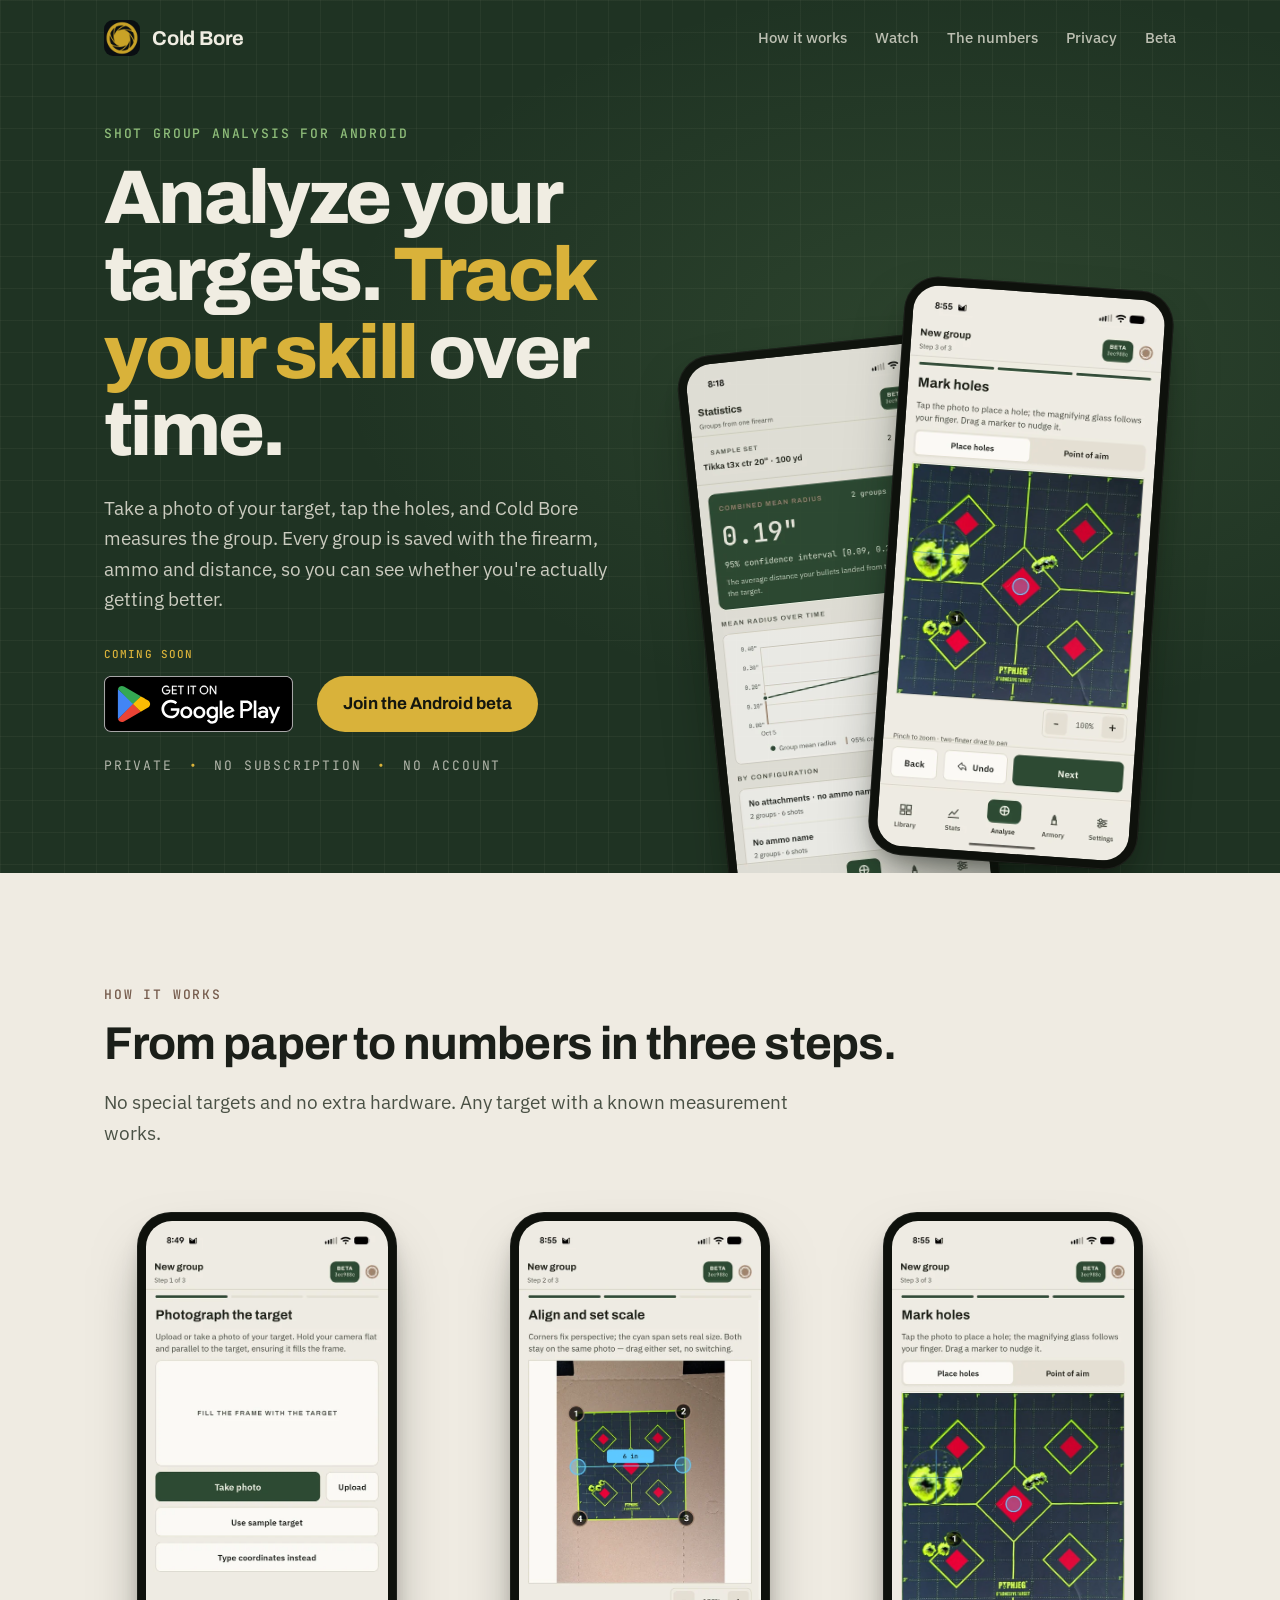
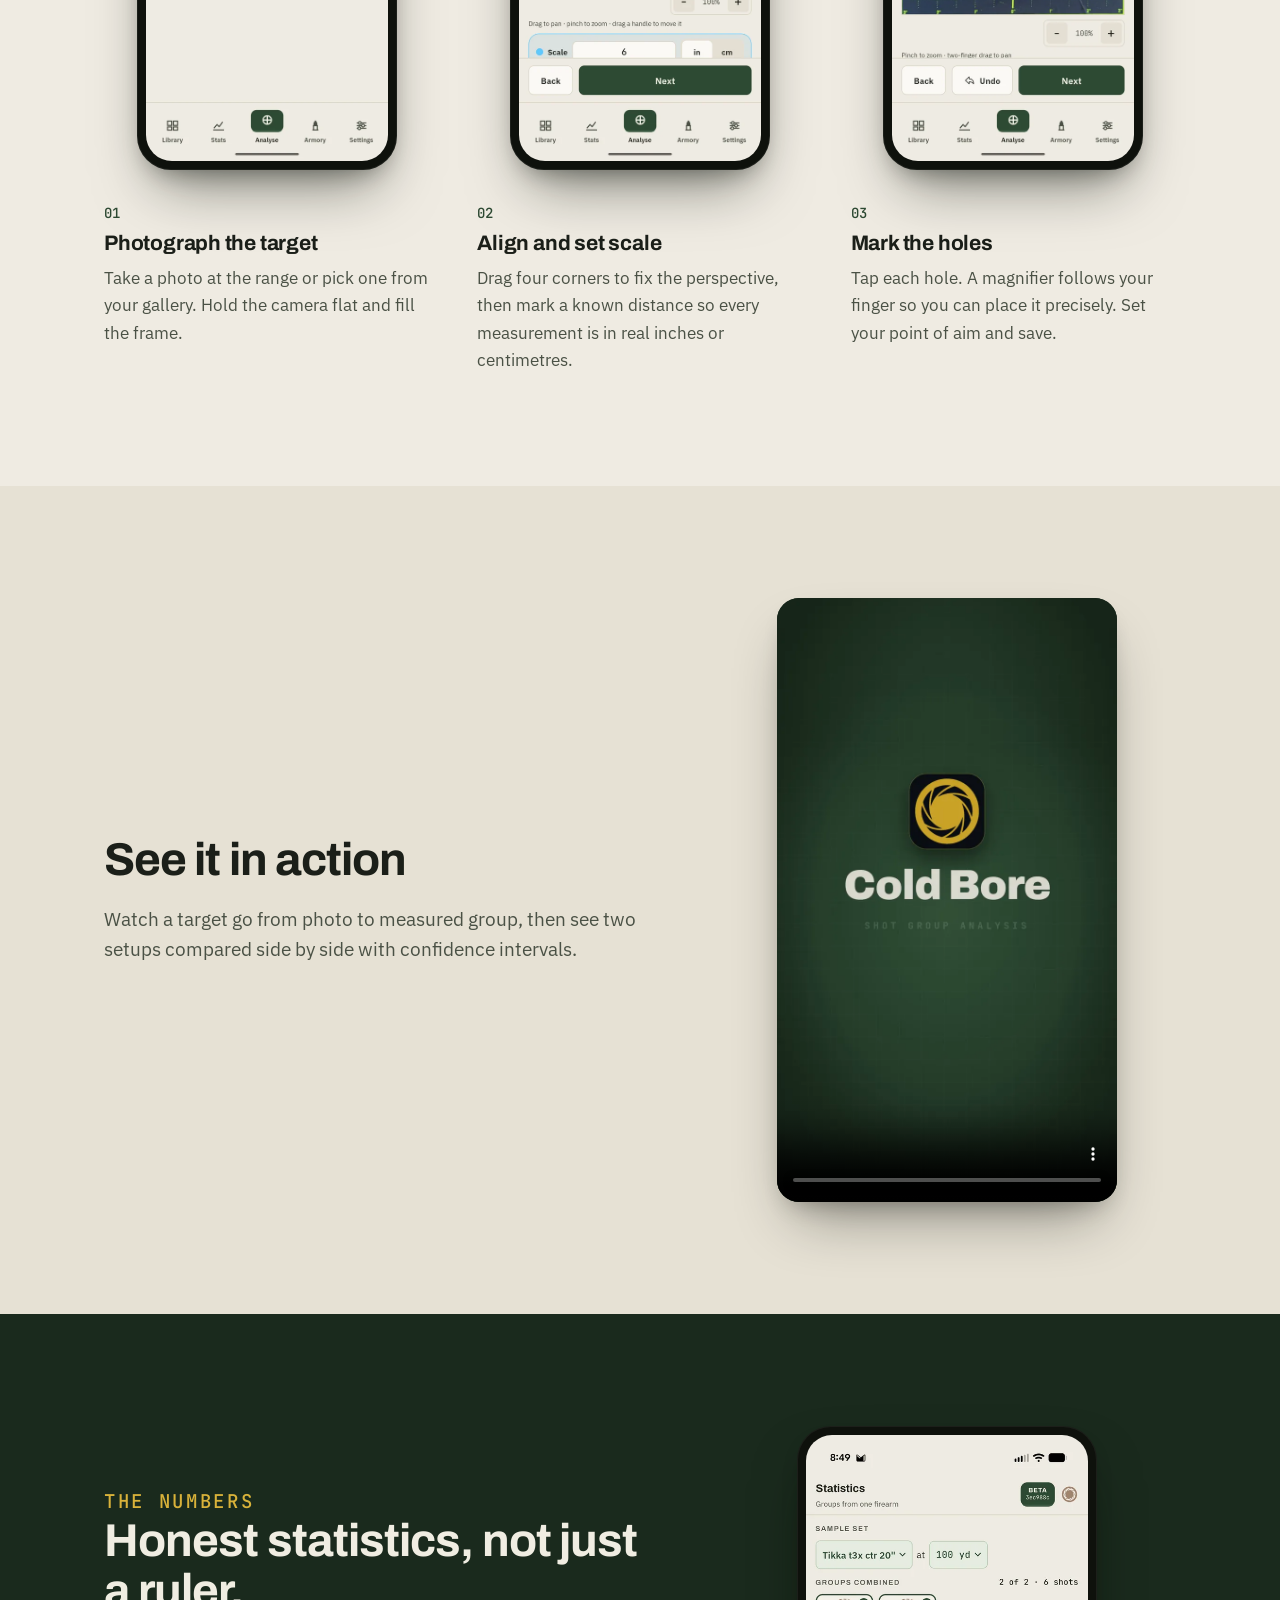
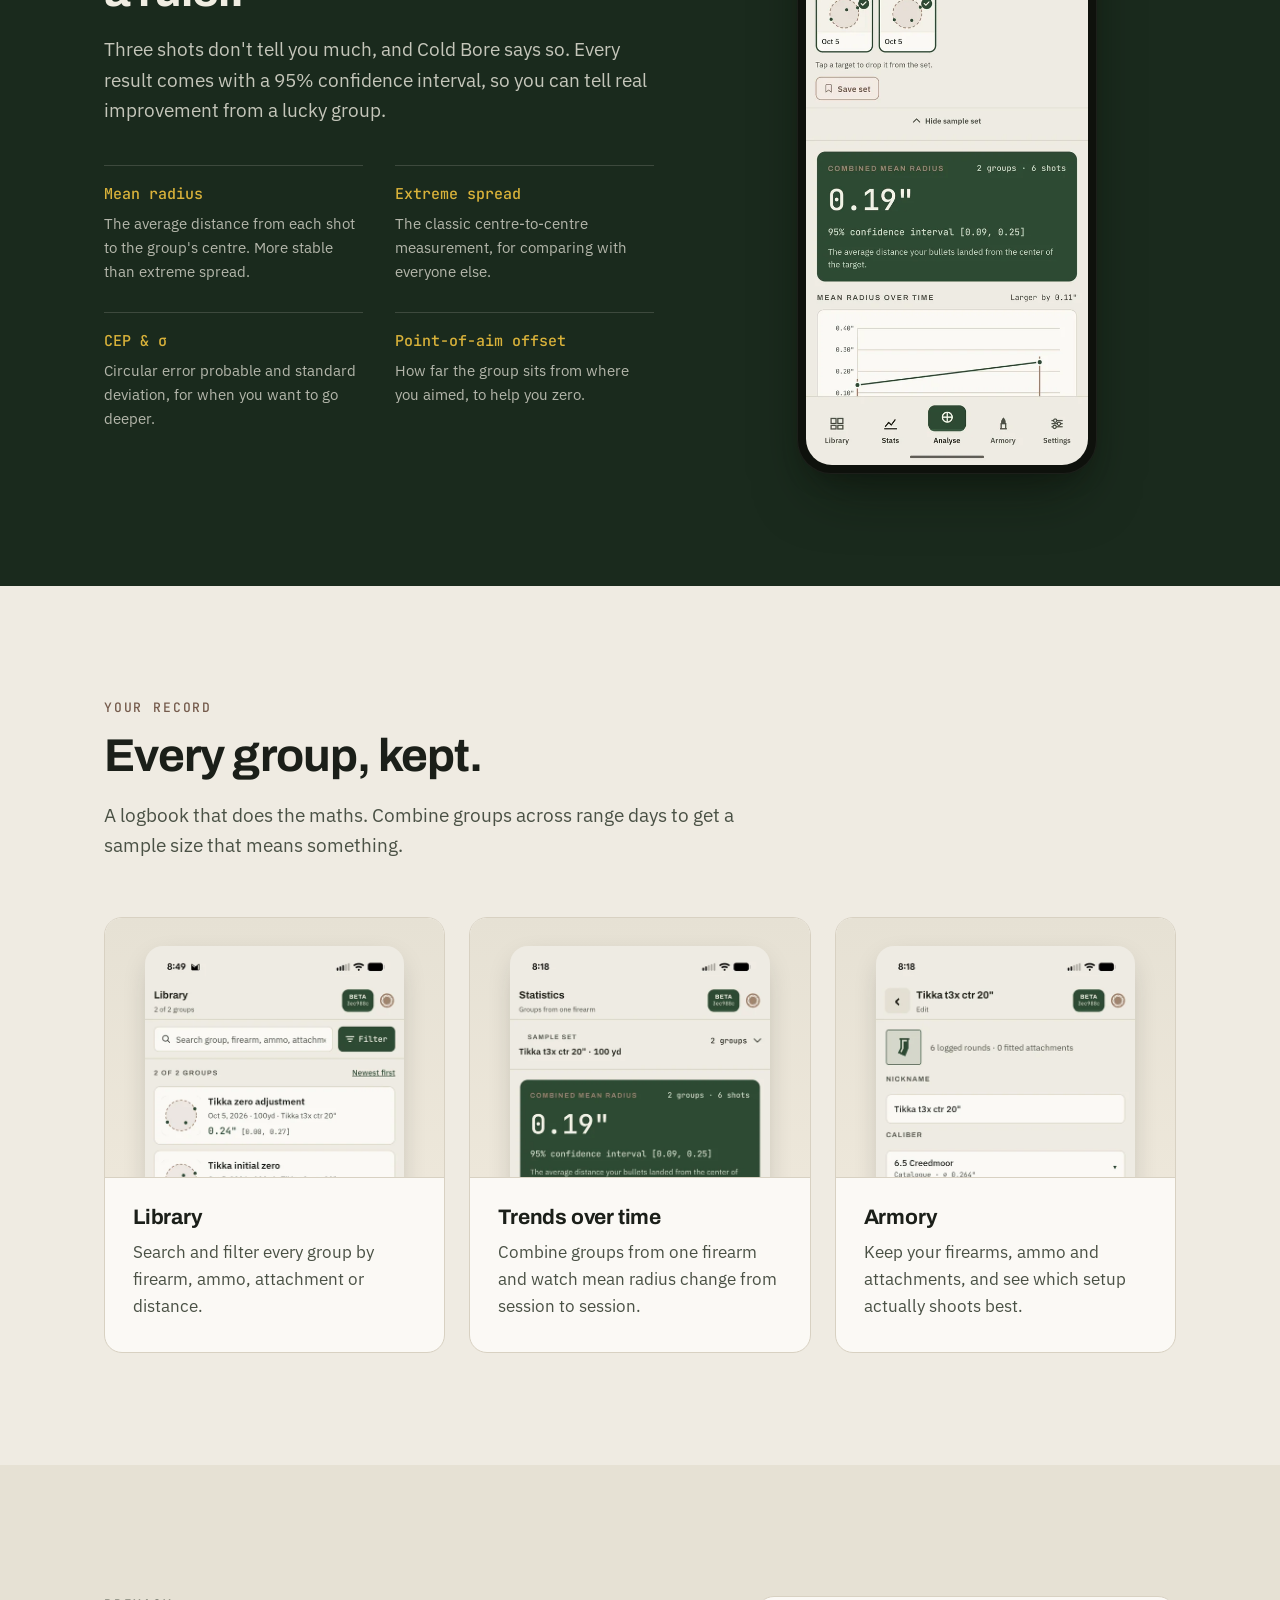
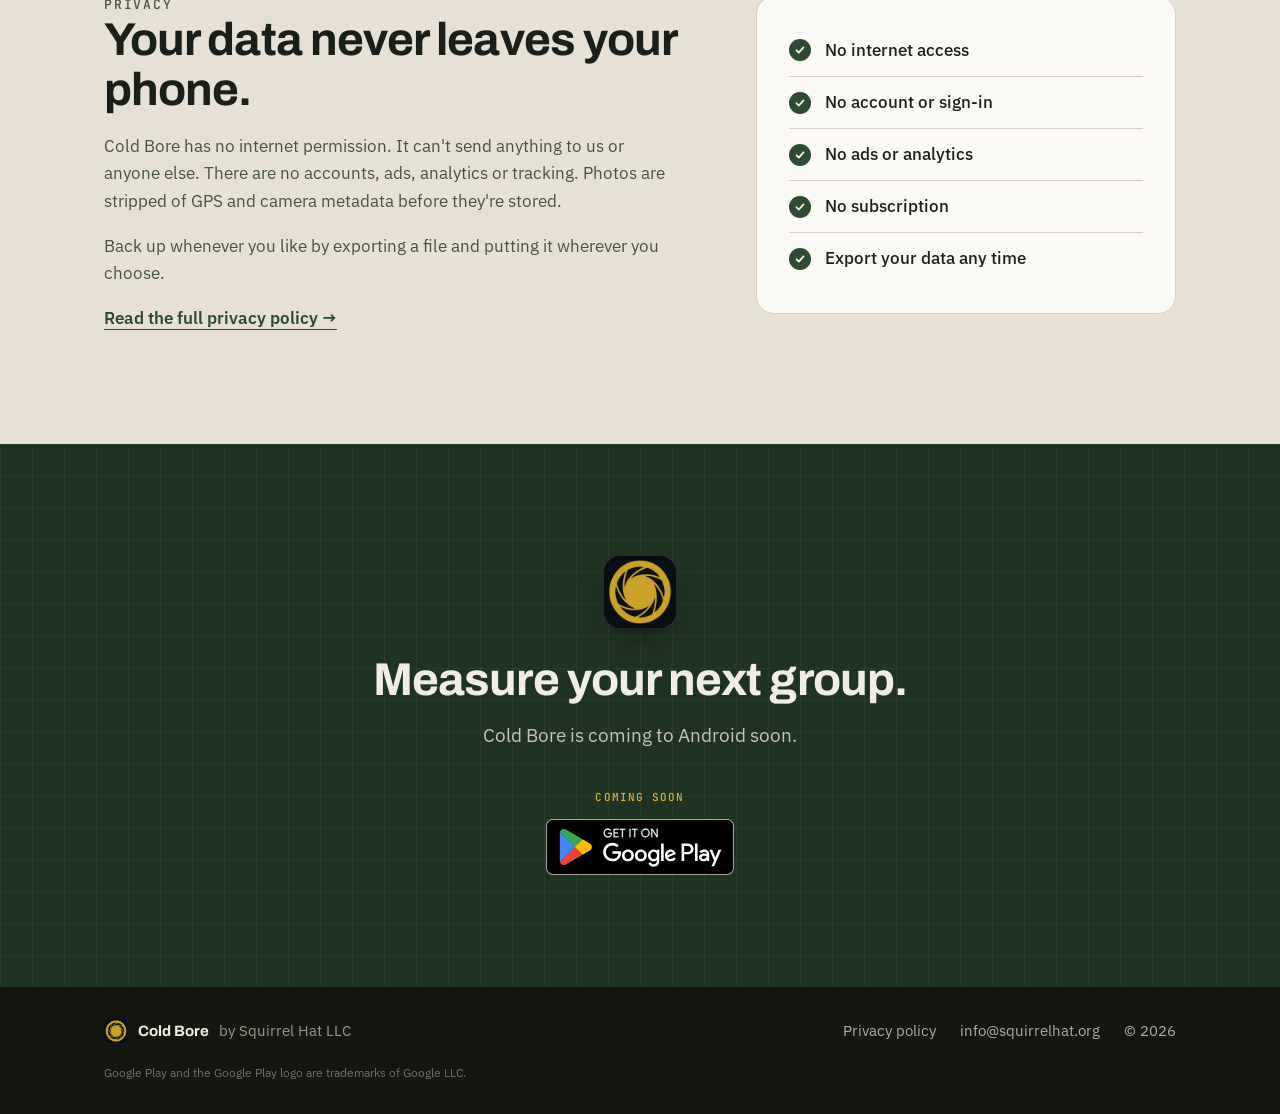
<file: index.html>
<!DOCTYPE html>
<html lang="en">
<head>
<meta charset="utf-8">
<meta name="viewport" content="width=device-width, initial-scale=1">
<title>Cold Bore - Shot group analysis for your phone</title>
<meta name="description" content="Cold Bore measures your shot groups from a photo of the target. Mean radius with confidence intervals, a library of every group, and trends over time. Private, on-device, no subscription.">
<meta name="theme-color" content="#1F3323">

<meta property="og:type" content="website">
<meta property="og:url" content="https://cold-bore.app/">
<meta property="og:title" content="Cold Bore - Analyze your targets. Track your skill over time.">
<meta property="og:description" content="Measure shot groups from a photo of the target. Private, on-device, no subscription.">
<meta property="og:image" content="https://cold-bore.app/assets/og-image.png">
<meta name="twitter:card" content="summary_large_image">

<link rel="icon" href="assets/favicon-32.png" type="image/png" sizes="32x32">
<link rel="shortcut icon" href="favicon.ico">
<link rel="apple-touch-icon" href="assets/apple-touch-icon.png">
<link rel="preconnect" href="https://fonts.googleapis.com">
<link rel="preconnect" href="https://fonts.gstatic.com" crossorigin>
<link rel="stylesheet" href="https://fonts.googleapis.com/css2?family=Archivo:wght@600;700;800&family=IBM+Plex+Sans:wght@400;500;600&family=JetBrains+Mono:wght@400;500&display=swap">
<link rel="stylesheet" href="css/styles.css">
</head>
<body>

<!--
  Google Play link: while the app is unreleased, every [data-play-link]
  badge is unlinked and a "Coming soon" note shows above it. When the
  listing is live, set PLAY_URL in js/main.js and the badges become links.
  The badge is Google's official artwork: don't recolor, crop or edit it,
  keep it at least 28px tall, and keep clear space of 1/4 its height.
-->

<header class="cb-hero" id="top">
  <nav class="cb-nav">
    <a href="#top" class="cb-brand">
      <img src="assets/apple-touch-icon.png" alt="" width="36" height="36">
      Cold Bore
    </a>
    <div class="cb-nav-links">
      <a href="#how">How it works</a>
      <a href="#watch">Watch</a>
      <a href="#stats">The numbers</a>
      <a href="#privacy">Privacy</a>
      <a href="beta/">Beta</a>
    </div>
  </nav>

  <div class="cb-hero-inner">
    <div class="cb-hero-copy">
      <p class="cb-kicker">Shot group analysis for Android</p>
      <h1>Analyze your targets. <span class="cb-gold">Track your skill</span> over time.</h1>
      <p class="cb-lede">Take a photo of your target, tap the holes, and Cold Bore measures the group. Every group is saved with the firearm, ammo and distance, so you can see whether you're actually getting better.</p>
      <div class="cb-hero-actions">
        <div class="cb-play">
          <p class="cb-play-note" data-play-note>Coming soon</p>
          <a class="cb-play-badge" data-play-link aria-disabled="true">
            <img src="assets/badges/get-it-on-google-play.svg" alt="Get it on Google Play" width="189" height="56">
          </a>
        </div>
        <a class="cb-btn" href="beta/">Join the Android beta</a>
      </div>
      <p class="cb-tagline"><b>Private</b> <span>•</span> <b>No subscription</b> <span>•</span> <b>No account</b></p>
    </div>

    <div class="cb-hero-phones" aria-hidden="true">
      <div class="cb-phone cb-phone--back"><img src="assets/screens/stats.webp" alt="" width="540" height="1205"></div>
      <div class="cb-phone cb-phone--front"><img src="assets/screens/mark-holes.webp" alt="" width="540" height="1205"></div>
    </div>
  </div>
</header>

<main>

  <section class="cb-section" id="how">
    <div class="cb-wrap">
      <p class="cb-eyebrow">How it works</p>
      <h2>From paper to numbers in three steps.</h2>
      <p class="cb-section-lede">No special targets and no extra hardware. Any target with a known measurement works.</p>

      <ol class="cb-steps">
        <li class="cb-step">
          <div class="cb-phone"><img src="assets/screens/photograph.webp" alt="Cold Bore screen: Photograph the target, with Take photo and Upload buttons" width="540" height="1205" loading="lazy"></div>
          <span class="cb-step-num">01</span>
          <h3>Photograph the target</h3>
          <p>Take a photo at the range or pick one from your gallery. Hold the camera flat and fill the frame.</p>
        </li>
        <li class="cb-step">
          <div class="cb-phone"><img src="assets/screens/align-scale.webp" alt="Cold Bore screen: Align and set scale, with four corner handles and a 6 inch scale line on the target" width="540" height="1205" loading="lazy"></div>
          <span class="cb-step-num">02</span>
          <h3>Align and set scale</h3>
          <p>Drag four corners to fix the perspective, then mark a known distance so every measurement is in real inches or centimetres.</p>
        </li>
        <li class="cb-step">
          <div class="cb-phone"><img src="assets/screens/mark-holes.webp" alt="Cold Bore screen: Mark holes, with a magnifying loupe over a bullet hole" width="540" height="1205" loading="lazy"></div>
          <span class="cb-step-num">03</span>
          <h3>Mark the holes</h3>
          <p>Tap each hole. A magnifier follows your finger so you can place it precisely. Set your point of aim and save.</p>
        </li>
      </ol>
    </div>
  </section>

  <section class="cb-section cb-section--tint" id="watch">
    <div class="cb-wrap cb-split">
      <div class="cb-split-copy">
        <h2>See it in action</h2>
        <p class="cb-section-lede">Watch a target go from photo to measured group, then see two setups compared side by side with confidence intervals.</p>
      </div>
      <div class="cb-split-media">
        <div class="cb-video">
          <video controls muted playsinline loop preload="none" poster="assets/video/cold-bore-promo-poster.webp" width="1080" height="1920" aria-label="Cold Bore promo video: photographing a target, setting the scale, and comparing two setups">
            <source src="assets/video/cold-bore-promo.mp4" type="video/mp4">
          </video>
        </div>
      </div>
    </div>
  </section>

  <section class="cb-section cb-section--dark" id="stats">
    <div class="cb-wrap cb-split">
      <div class="cb-split-copy">
        <p class="cb-eyebrow">The numbers</p>
        <h2>Honest statistics, not just a ruler.</h2>
        <p>Three shots don't tell you much, and Cold Bore says so. Every result comes with a 95% confidence interval, so you can tell real improvement from a lucky group.</p>
        <dl class="cb-metrics">
          <div><dt>Mean radius</dt><dd>The average distance from each shot to the group's centre. More stable than extreme spread.</dd></div>
          <div><dt>Extreme spread</dt><dd>The classic centre-to-centre measurement, for comparing with everyone else.</dd></div>
          <div><dt>CEP &amp; σ</dt><dd>Circular error probable and standard deviation, for when you want to go deeper.</dd></div>
          <div><dt>Point-of-aim offset</dt><dd>How far the group sits from where you aimed, to help you zero.</dd></div>
        </dl>
      </div>
      <div class="cb-split-media">
        <div class="cb-phone"><img src="assets/screens/stats-sample-set.webp" alt="Cold Bore Statistics screen: combined mean radius of 0.19 inches across 2 groups and 6 shots, with a 95% confidence interval" width="540" height="1205" loading="lazy"></div>
      </div>
    </div>
  </section>

  <section class="cb-section">
    <div class="cb-wrap">
      <p class="cb-eyebrow">Your record</p>
      <h2>Every group, kept.</h2>
      <p class="cb-section-lede">A logbook that does the maths. Combine groups across range days to get a sample size that means something.</p>

      <div class="cb-features">
        <div class="cb-feature">
          <div class="cb-feature-shot"><img src="assets/screens/library.webp" alt="Cold Bore Library screen listing saved groups with their mean radius" width="540" height="1205" loading="lazy"></div>
          <h3>Library</h3>
          <p>Search and filter every group by firearm, ammo, attachment or distance.</p>
        </div>
        <div class="cb-feature">
          <div class="cb-feature-shot"><img src="assets/screens/stats.webp" alt="Cold Bore chart of mean radius over time" width="540" height="1205" loading="lazy"></div>
          <h3>Trends over time</h3>
          <p>Combine groups from one firearm and watch mean radius change from session to session.</p>
        </div>
        <div class="cb-feature">
          <div class="cb-feature-shot"><img src="assets/screens/armory.webp" alt="Cold Bore Armory screen editing a rifle's nickname, caliber and icon" width="540" height="1205" loading="lazy"></div>
          <h3>Armory</h3>
          <p>Keep your firearms, ammo and attachments, and see which setup actually shoots best.</p>
        </div>
      </div>
    </div>
  </section>

  <section class="cb-section cb-section--tint" id="privacy">
    <div class="cb-wrap cb-privacy">
      <div>
        <p class="cb-eyebrow">Privacy</p>
        <h2>Your data never leaves your phone.</h2>
        <p>Cold Bore has no internet permission. It can't send anything to us or anyone else. There are no accounts, ads, analytics or tracking. Photos are stripped of GPS and camera metadata before they're stored.</p>
        <p>Back up whenever you like by exporting a file and putting it wherever you choose.</p>
        <p><a class="cb-link" href="https://squirrelhat.org/cold-bore/privacy/">Read the full privacy policy &rarr;</a></p>
      </div>
      <ul class="cb-checks">
        <li>No internet access</li>
        <li>No account or sign-in</li>
        <li>No ads or analytics</li>
        <li>No subscription</li>
        <li>Export your data any time</li>
      </ul>
    </div>
  </section>

  <section class="cb-cta">
    <div class="cb-wrap">
      <img src="assets/apple-touch-icon.png" alt="" width="72" height="72" class="cb-cta-icon">
      <h2>Measure your next group.</h2>
      <p>Cold Bore is coming to Android soon.</p>
      <div class="cb-play">
        <p class="cb-play-note" data-play-note>Coming soon</p>
        <a class="cb-play-badge" data-play-link aria-disabled="true">
          <img src="assets/badges/get-it-on-google-play.svg" alt="Get it on Google Play" width="189" height="56">
        </a>
      </div>
    </div>
  </section>

</main>

<footer class="cb-footer">
  <div class="cb-wrap cb-footer-inner">
    <div class="cb-footer-brand">
      <img src="assets/favicon-32.png" alt="" width="24" height="24">
      Cold Bore <span>by <a href="https://squirrelhat.org">Squirrel Hat LLC</a></span>
    </div>
    <div class="cb-footer-links">
      <a href="https://squirrelhat.org/cold-bore/privacy/">Privacy policy</a>
      <a href="mailto:info@squirrelhat.org">info@squirrelhat.org</a>
      <span>© 2026</span>
    </div>
  </div>
  <p class="cb-wrap cb-legal">Google Play and the Google Play logo are trademarks of Google LLC.</p>
</footer>

<script src="js/main.js"></script>
</body>
</html>
</file>
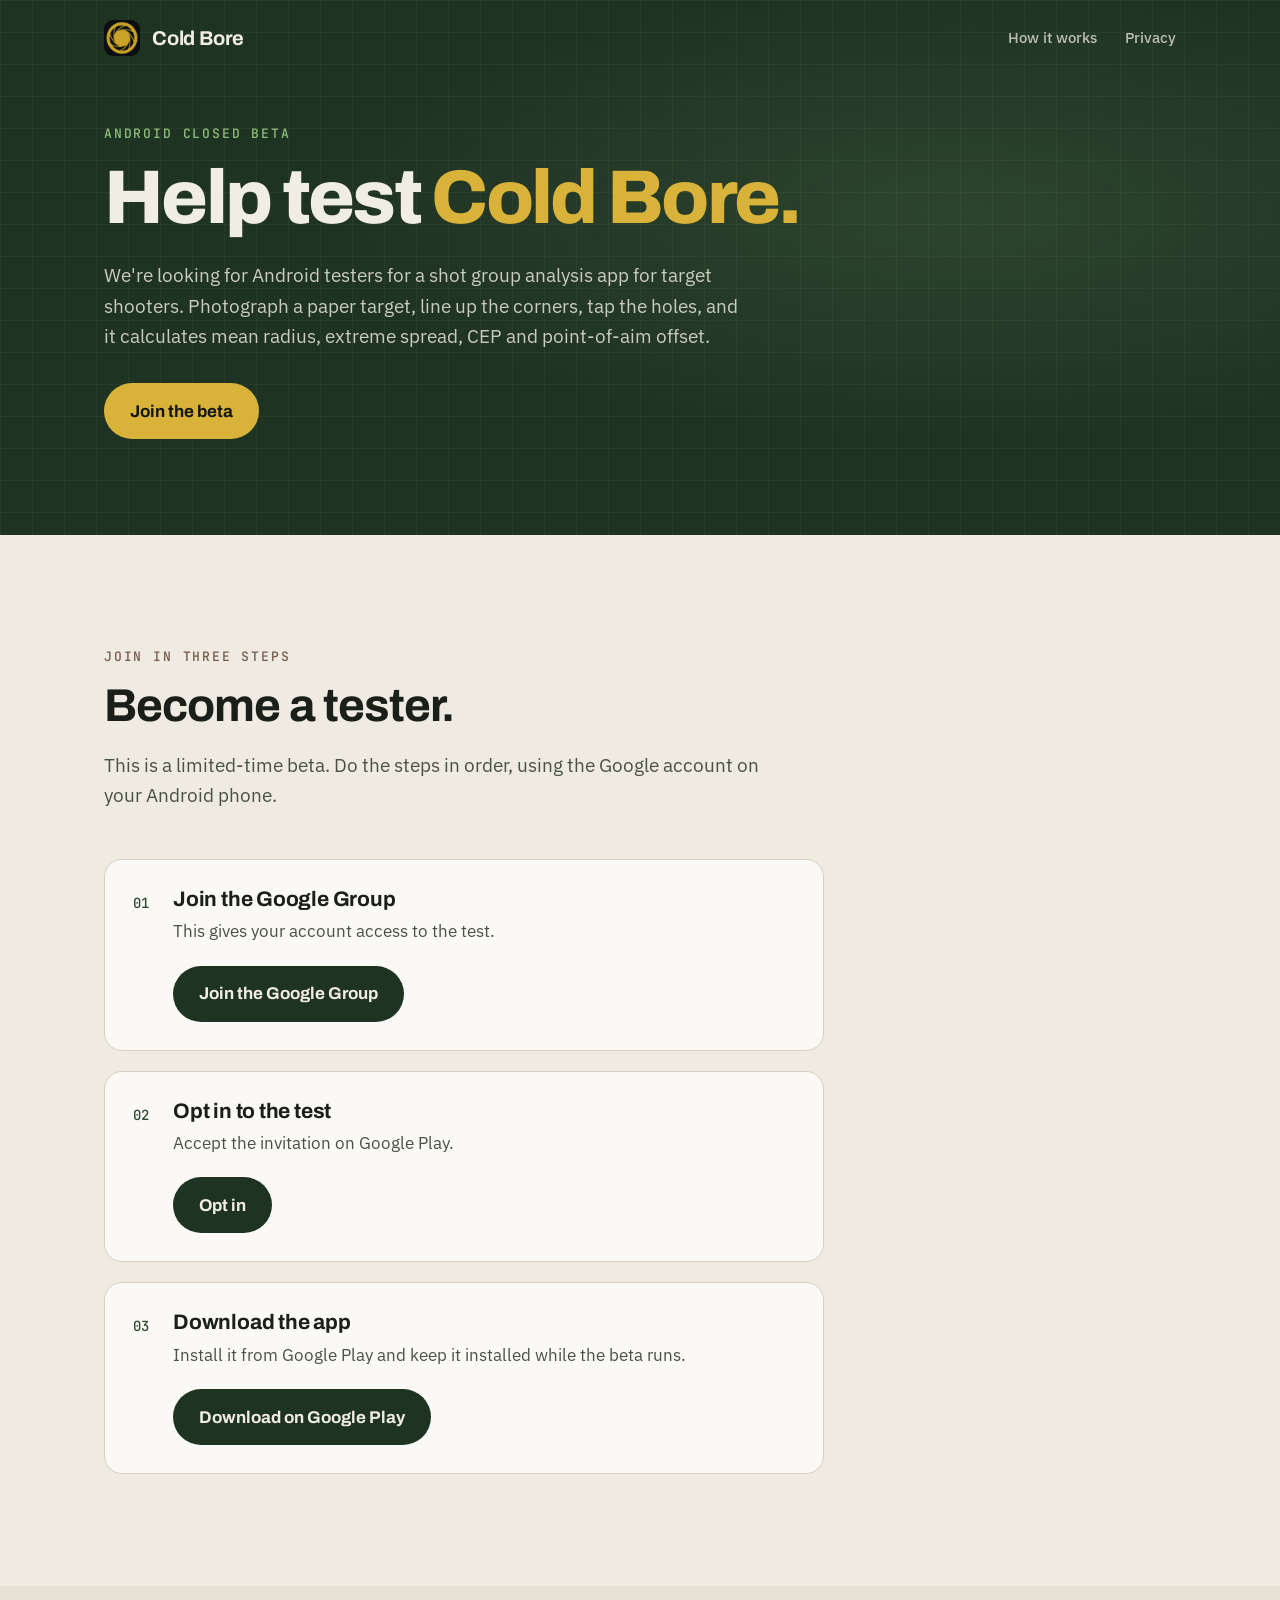
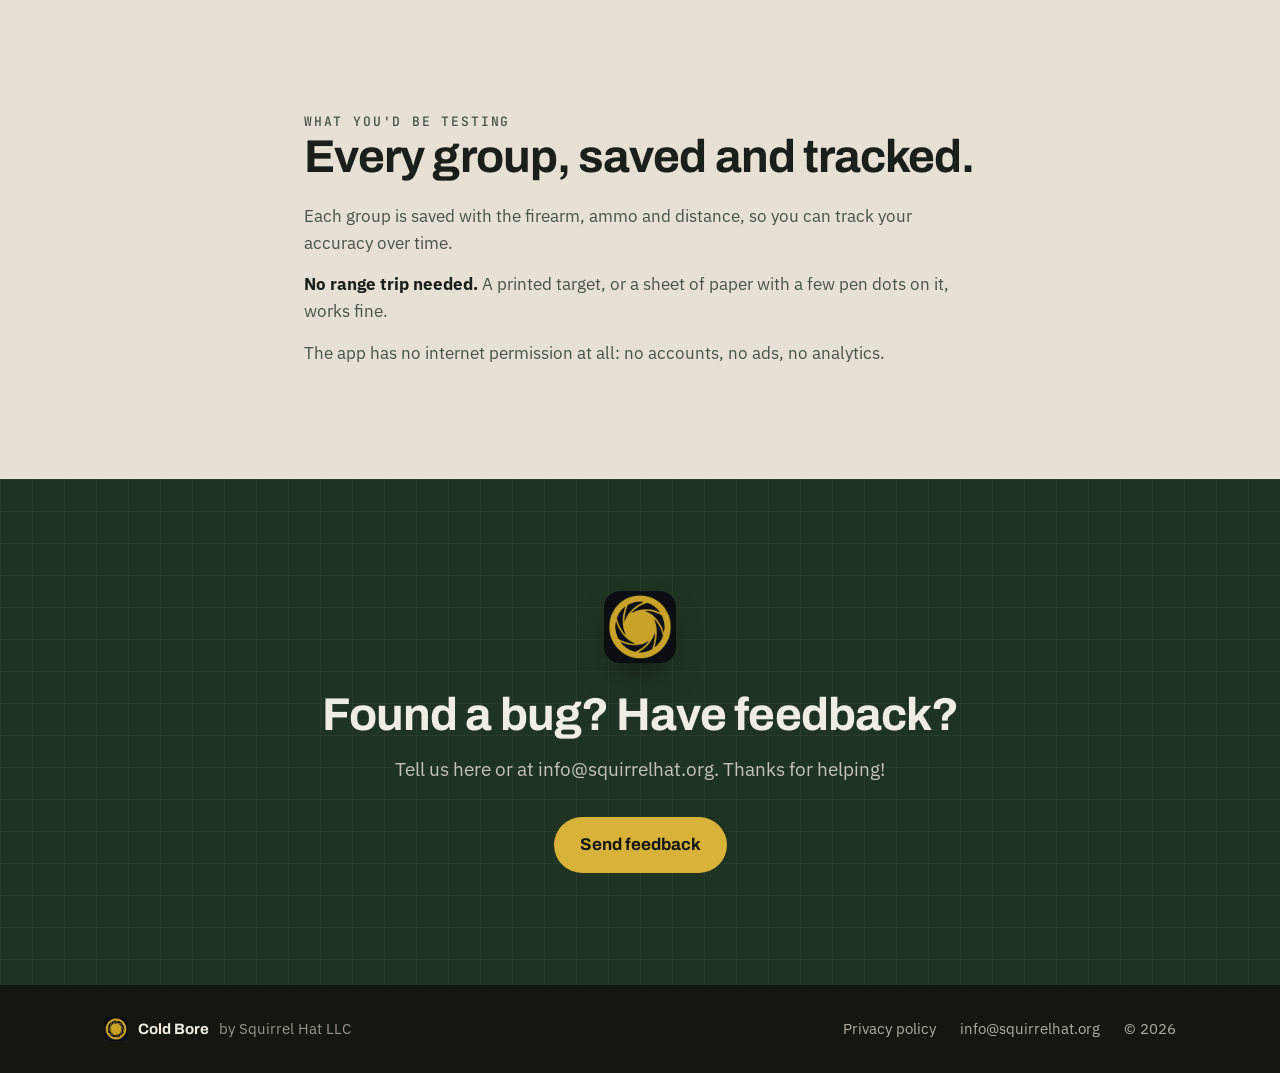
<file: beta/index.html>
<!DOCTYPE html>
<html lang="en">
<head>
<meta charset="utf-8">
<meta name="viewport" content="width=device-width, initial-scale=1">
<title>Join the Cold Bore beta - Android testers wanted</title>
<meta name="description" content="Help test Cold Bore, a shot group analysis app for target shooters. Join the Google Play closed test in three steps. No range trip needed.">
<meta name="theme-color" content="#1F3323">

<meta property="og:type" content="website">
<meta property="og:url" content="https://cold-bore.app/beta/">
<meta property="og:title" content="Join the Cold Bore beta - Android testers wanted">
<meta property="og:description" content="Help test a shot group analysis app for target shooters. No range trip needed. Test-for-test welcome.">
<meta property="og:image" content="https://cold-bore.app/assets/og-image.png">
<meta name="twitter:card" content="summary_large_image">

<link rel="icon" href="../assets/favicon-32.png" type="image/png" sizes="32x32">
<link rel="shortcut icon" href="../favicon.ico">
<link rel="apple-touch-icon" href="../assets/apple-touch-icon.png">
<link rel="preconnect" href="https://fonts.googleapis.com">
<link rel="preconnect" href="https://fonts.gstatic.com" crossorigin>
<link rel="stylesheet" href="https://fonts.googleapis.com/css2?family=Archivo:wght@600;700;800&family=IBM+Plex+Sans:wght@400;500;600&family=JetBrains+Mono:wght@400;500&display=swap">
<link rel="stylesheet" href="../css/styles.css">
</head>
<body>

<header class="cb-hero cb-hero--page" id="top">
  <nav class="cb-nav">
    <a href="../" class="cb-brand">
      <img src="../assets/apple-touch-icon.png" alt="" width="36" height="36">
      Cold Bore
    </a>
    <div class="cb-nav-links">
      <a href="../#how">How it works</a>
      <a href="../#privacy">Privacy</a>
    </div>
  </nav>

  <div class="cb-page-head">
    <p class="cb-kicker">Android closed beta</p>
    <h1>Help test <span class="cb-gold">Cold Bore.</span></h1>
    <p class="cb-lede">We're looking for Android testers for a shot group analysis app for target shooters. Photograph a paper target, line up the corners, tap the holes, and it calculates mean radius, extreme spread, CEP and point-of-aim offset.</p>
    <a class="cb-btn" href="#join">Join the beta</a>
  </div>
</header>

<main>

  <section class="cb-section" id="join">
    <div class="cb-wrap">
      <p class="cb-eyebrow">Join in three steps</p>
      <h2>Become a tester.</h2>
      <p class="cb-section-lede">This is a limited-time beta. Do the steps in order, using the Google account on your Android phone.</p>

      <ol class="cb-join">
        <li>
          <span class="cb-step-num">01</span>
          <div>
            <h3>Join the Google Group</h3>
            <p>This gives your account access to the test.</p>
            <a class="cb-btn cb-btn--dark" href="https://groups.google.com/g/cold-bore-external-testers" rel="noopener">Join the Google Group</a>
          </div>
        </li>
        <li>
          <span class="cb-step-num">02</span>
          <div>
            <h3>Opt in to the test</h3>
            <p>Accept the invitation on Google Play.</p>
            <a class="cb-btn cb-btn--dark" href="https://play.google.com/apps/testing/org.squirrelhat.coldbore" rel="noopener">Opt in</a>
          </div>
        </li>
        <li>
          <span class="cb-step-num">03</span>
          <div>
            <h3>Download the app</h3>
            <p>Install it from Google Play and keep it installed while the beta runs.</p>
            <a class="cb-btn cb-btn--dark" href="https://play.google.com/store/apps/details?id=org.squirrelhat.coldbore" rel="noopener">Download on Google Play</a>
          </div>
        </li>
      </ol>
    </div>
  </section>

  <section class="cb-section cb-section--tint">
    <div class="cb-wrap cb-prose">
      <p class="cb-eyebrow">What you'd be testing</p>
      <h2>Every group, saved and tracked.</h2>
      <p>Each group is saved with the firearm, ammo and distance, so you can track your accuracy over time.</p>
      <p><b>No range trip needed.</b> A printed target, or a sheet of paper with a few pen dots on it, works fine.</p>
      <p>The app has no internet permission at all: no accounts, no ads, no analytics.</p>
    </div>
  </section>

  <section class="cb-cta">
    <div class="cb-wrap">
      <img src="../assets/apple-touch-icon.png" alt="" width="72" height="72" class="cb-cta-icon">
      <h2>Found a bug? Have feedback?</h2>
      <p>Tell us here or at info@squirrelhat.org. Thanks for helping!</p>
      <a class="cb-btn" href="mailto:info@squirrelhat.org?subject=Cold%20Bore%20beta%20feedback">Send feedback</a>
    </div>
  </section>

</main>

<footer class="cb-footer">
  <div class="cb-wrap cb-footer-inner">
    <div class="cb-footer-brand">
      <img src="../assets/favicon-32.png" alt="" width="24" height="24">
      Cold Bore <span>by <a href="https://squirrelhat.org">Squirrel Hat LLC</a></span>
    </div>
    <div class="cb-footer-links">
      <a href="https://squirrelhat.org/cold-bore/privacy/">Privacy policy</a>
      <a href="mailto:info@squirrelhat.org">info@squirrelhat.org</a>
      <span>© 2026</span>
    </div>
  </div>
</footer>

</body>
</html>
</file>
<file: css/styles.css>
/* Cold Bore landing page. Colors and fonts follow the app's theme
   (apps/mobile/src/theme.ts) and the Play Store feature graphic. */

:root {
  --green-950: #14170F;
  --green-900: #1A2A1D;
  --green-800: #1F3323;
  --green-700: #2E4A33;
  --green-600: #3B5C41;
  --sage: #8FBE7A;
  --gold: #D9B23A;
  --gold-soft: #C9A227;
  --bone: #F0EDE2;
  --paper: #EFEBE2;
  --card: #FBF9F5;
  --hair: #D8D1C2;
  --ink: #1B1F19;
  --ink-muted: #4A5145;
  --clay: #A0836E;
  --clay-text: #755B4C;

  --font-display: "Archivo", system-ui, sans-serif;
  --font-body: "IBM Plex Sans", system-ui, sans-serif;
  --font-mono: "JetBrains Mono", ui-monospace, monospace;

  --wrap: 1120px;
  --gutter: 24px;
}

* { box-sizing: border-box; }

html { scroll-behavior: smooth; }
@media (prefers-reduced-motion: reduce) { html { scroll-behavior: auto; } }

body {
  margin: 0;
  background: var(--paper);
  color: var(--ink);
  font-family: var(--font-body);
  font-size: 17px;
  line-height: 1.6;
  -webkit-font-smoothing: antialiased;
}

img { display: block; max-width: 100%; height: auto; }

h1, h2, h3 {
  font-family: var(--font-display);
  line-height: 1.08;
  letter-spacing: -0.02em;
  margin: 0;
}

h2 { font-size: clamp(30px, 4.2vw, 46px); font-weight: 700; }
h3 { font-size: 21px; font-weight: 700; letter-spacing: -0.01em; }

a { color: inherit; }

.cb-wrap {
  max-width: var(--wrap);
  margin: 0 auto;
  padding: 0 var(--gutter);
}

.cb-eyebrow,
.cb-kicker {
  font-family: var(--font-mono);
  font-size: 13px;
  font-weight: 500;
  letter-spacing: 0.14em;
  text-transform: uppercase;
  color: var(--clay-text);
  margin: 0 0 14px;
}

.cb-gold { color: var(--gold); }

/* ---------- Phone frame ---------- */

.cb-phone {
  position: relative;
  border-radius: 34px;
  padding: 9px;
  background: #0E110C;
  box-shadow:
    0 0 0 1px rgba(255, 255, 255, 0.06) inset,
    0 30px 60px -20px rgba(10, 14, 8, 0.55),
    0 12px 24px -12px rgba(10, 14, 8, 0.4);
}

.cb-phone img {
  border-radius: 26px;
  width: 100%;
}

/* ---------- Hero ---------- */

.cb-hero {
  position: relative;
  overflow: hidden;
  color: var(--bone);
  background-color: var(--green-800);
  background-image:
    radial-gradient(ellipse 70% 60% at 75% 40%, rgba(143, 190, 122, 0.12), transparent 70%),
    linear-gradient(rgba(240, 237, 226, 0.045) 1px, transparent 1px),
    linear-gradient(90deg, rgba(240, 237, 226, 0.045) 1px, transparent 1px);
  background-size: auto, 32px 32px, 32px 32px;
}

.cb-nav {
  max-width: var(--wrap);
  margin: 0 auto;
  padding: 20px var(--gutter);
  display: flex;
  align-items: center;
  justify-content: space-between;
  gap: 24px;
}

.cb-brand {
  display: inline-flex;
  align-items: center;
  gap: 12px;
  font-family: var(--font-display);
  font-weight: 700;
  font-size: 20px;
  text-decoration: none;
  letter-spacing: -0.01em;
}

.cb-brand img { border-radius: 9px; }

.cb-nav-links {
  display: flex;
  gap: 28px;
}

.cb-nav-links a {
  color: rgba(240, 237, 226, 0.75);
  text-decoration: none;
  font-weight: 500;
  font-size: 15px;
  transition: color 0.15s;
}

.cb-nav-links a:hover { color: var(--bone); }

.cb-hero-inner {
  max-width: var(--wrap);
  margin: 0 auto;
  padding: 48px var(--gutter) 0;
  display: grid;
  grid-template-columns: 1.1fr 1fr;
  gap: 40px;
  align-items: center;
}

.cb-hero-copy { padding-bottom: 96px; }

.cb-hero .cb-kicker { color: var(--sage); }

.cb-hero h1 {
  font-size: clamp(42px, 6.4vw, 76px);
  font-weight: 800;
  letter-spacing: -0.035em;
  line-height: 1.02;
}

.cb-lede {
  margin: 24px 0 32px;
  max-width: 34em;
  font-size: 19px;
  color: rgba(240, 237, 226, 0.82);
}

.cb-tagline {
  margin: 24px 0 0;
  font-family: var(--font-mono);
  font-size: 13px;
  letter-spacing: 0.14em;
  text-transform: uppercase;
  color: rgba(240, 237, 226, 0.7);
}

.cb-tagline b { font-weight: inherit; white-space: nowrap; }
.cb-tagline span { color: var(--gold); margin: 0 6px; }

.cb-hero-phones {
  position: relative;
  height: 600px;
  align-self: end;
}

.cb-hero-phones .cb-phone {
  position: absolute;
  width: 270px;
}

.cb-phone--back {
  left: 4%;
  top: 70px;
  transform: rotate(-6deg);
  opacity: 0.92;
}

.cb-phone--front {
  right: 4%;
  top: 10px;
  transform: rotate(4deg);
}

/* ---------- Google Play badge ----------
   Official artwork from Google's Partner Marketing Hub. Per their badge
   guidelines: don't recolor or edit it, keep it at least 28px tall, and keep
   clear space of 1/4 the badge height (14px at 56px) on every side. */

.cb-play {
  display: inline-flex;
  flex-direction: column;
  align-items: flex-start;
}

.cb-play .cb-play-note {
  margin: 0;
  font-family: var(--font-mono);
  font-weight: 500;
  font-size: 11px;
  letter-spacing: 0.1em;
  text-transform: uppercase;
  color: var(--gold);
}

.cb-play-badge {
  display: block;
  margin: -2px -14px -14px; /* 14px clear space, offset so the badge aligns with the text */
  padding: 14px;
  transition: transform 0.15s;
}

.cb-play-badge img { display: block; width: auto; height: 56px; }

.cb-play-badge[href]:hover { transform: translateY(-1px); }

/* ---------- Sections ---------- */

.cb-section { padding: 112px 0; }

.cb-section-lede {
  margin: 18px 0 0;
  max-width: 36em;
  font-size: 19px;
  color: var(--ink-muted);
}

.cb-section--dark {
  background: var(--green-900);
  color: var(--bone);
}

.cb-section--dark .cb-eyebrow { color: var(--gold); }

.cb-section--tint { background: #E6E1D4; }

/* Steps */

.cb-steps {
  list-style: none;
  margin: 64px 0 0;
  padding: 0;
  display: grid;
  grid-template-columns: repeat(3, 1fr);
  gap: 48px;
}

.cb-step .cb-phone {
  max-width: 260px;
  margin: 0 auto 32px;
}

.cb-step-num {
  display: block;
  font-family: var(--font-mono);
  font-size: 14px;
  font-weight: 500;
  color: var(--green-700);
  margin-bottom: 8px;
}

.cb-step p { margin: 10px 0 0; color: var(--ink-muted); }

/* Stats split */

.cb-split {
  display: grid;
  grid-template-columns: 1.2fr 1fr;
  gap: 64px;
  align-items: center;
}

.cb-split-copy > p {
  margin: 18px 0 0;
  font-size: 19px;
  color: rgba(240, 237, 226, 0.8);
  max-width: 32em;
}

.cb-metrics {
  margin: 40px 0 0;
  display: grid;
  grid-template-columns: 1fr 1fr;
  gap: 28px 32px;
}

.cb-metrics div {
  border-top: 1px solid rgba(240, 237, 226, 0.16);
  padding-top: 16px;
}

.cb-metrics dt {
  font-family: var(--font-mono);
  font-weight: 500;
  font-size: 15px;
  color: var(--gold);
}

.cb-metrics dd {
  margin: 6px 0 0;
  font-size: 15px;
  color: rgba(240, 237, 226, 0.72);
}

.cb-split-media .cb-phone {
  max-width: 300px;
  margin: 0 auto;
}

/* Promo video. The video has its own backdrop and phone frame, so it sits
   in a plain rounded card rather than .cb-phone. */

.cb-section--tint .cb-split-copy > p { color: var(--ink-muted); }

.cb-video {
  max-width: 340px;
  margin: 0 auto;
  border-radius: 22px;
  overflow: hidden;
  background: var(--green-900);
  box-shadow:
    0 30px 60px -20px rgba(10, 14, 8, 0.45),
    0 12px 24px -12px rgba(10, 14, 8, 0.3);
}

.cb-video video {
  display: block;
  width: 100%;
  height: auto;
  aspect-ratio: 9 / 16;
}

/* Feature cards */

.cb-features {
  margin-top: 56px;
  display: grid;
  grid-template-columns: repeat(3, 1fr);
  gap: 24px;
}

.cb-feature {
  background: var(--card);
  border: 1px solid var(--hair);
  border-radius: 18px;
  padding: 28px 28px 32px;
  overflow: hidden;
}

.cb-feature-shot {
  height: 260px;
  margin: -28px -28px 28px;
  padding: 28px 40px 0;
  overflow: hidden;
  background: linear-gradient(180deg, #E6E1D4, #EDE7DA);
  border-bottom: 1px solid var(--hair);
}

.cb-feature-shot img {
  border-radius: 18px 18px 0 0;
  box-shadow: 0 10px 30px -10px rgba(27, 31, 25, 0.3);
}

.cb-feature p { margin: 10px 0 0; color: var(--ink-muted); }

/* Privacy */

.cb-privacy {
  display: grid;
  grid-template-columns: 1.4fr 1fr;
  gap: 64px;
  align-items: center;
}

.cb-privacy p {
  margin: 18px 0 0;
  max-width: 34em;
  color: var(--ink-muted);
}

.cb-link {
  color: var(--green-700);
  font-weight: 600;
  text-decoration: none;
  border-bottom: 1.5px solid currentColor;
}

.cb-link:hover { color: var(--green-600); }

.cb-checks {
  list-style: none;
  margin: 0;
  padding: 28px 32px;
  background: var(--card);
  border: 1px solid var(--hair);
  border-radius: 18px;
}

.cb-checks li {
  position: relative;
  padding: 12px 0 12px 36px;
  font-weight: 500;
}

.cb-checks li + li { border-top: 1px solid var(--hair); }

.cb-checks li::before {
  content: "";
  position: absolute;
  left: 0;
  top: 50%;
  width: 22px;
  height: 22px;
  margin-top: -11px;
  border-radius: 50%;
  background: var(--green-700)
    url("data:image/svg+xml,%3Csvg xmlns='http://www.w3.org/2000/svg' viewBox='0 0 24 24' fill='none' stroke='%23F4F1E9' stroke-width='3' stroke-linecap='round' stroke-linejoin='round'%3E%3Cpath d='M6 12.5l4 4 8-9'/%3E%3C/svg%3E")
    center / 14px no-repeat;
}

/* Closing CTA */

.cb-cta {
  padding: 112px 0;
  text-align: center;
  color: var(--bone);
  background-color: var(--green-800);
  background-image:
    linear-gradient(rgba(240, 237, 226, 0.045) 1px, transparent 1px),
    linear-gradient(90deg, rgba(240, 237, 226, 0.045) 1px, transparent 1px);
  background-size: 32px 32px;
}

.cb-cta-icon {
  margin: 0 auto 28px;
  border-radius: 16px;
  box-shadow: 0 16px 32px -12px rgba(0, 0, 0, 0.5);
}

.cb-cta .cb-play { align-items: center; }

.cb-cta p {
  margin: 14px 0 32px;
  font-size: 19px;
  color: rgba(240, 237, 226, 0.78);
}

/* Footer */

.cb-footer {
  background: var(--green-950);
  color: rgba(240, 237, 226, 0.7);
  padding: 32px 0;
  font-size: 15px;
}

.cb-footer-inner {
  display: flex;
  align-items: center;
  justify-content: space-between;
  flex-wrap: wrap;
  gap: 16px 32px;
}

.cb-footer-brand {
  display: flex;
  align-items: center;
  gap: 10px;
  color: var(--bone);
  font-family: var(--font-display);
  font-weight: 700;
}

.cb-footer-brand img { border-radius: 6px; }

.cb-footer-brand span {
  font-family: var(--font-body);
  font-weight: 400;
  color: rgba(240, 237, 226, 0.6);
}

.cb-footer-links {
  display: flex;
  flex-wrap: wrap;
  gap: 8px 24px;
}

.cb-legal {
  margin-top: 20px;
  font-size: 12px;
  opacity: 0.6;
}

.cb-footer a { text-decoration: none; }
.cb-footer a:hover { color: var(--bone); }

/* ---------- Responsive ---------- */

@media (max-width: 960px) {
  .cb-hero-inner { grid-template-columns: 1fr; padding-top: 32px; }
  .cb-hero-copy { padding-bottom: 0; }
  .cb-hero-phones { height: 440px; max-width: 460px; width: 100%; margin: 0 auto; }
  .cb-hero-phones .cb-phone { width: 210px; }
  .cb-steps { grid-template-columns: 1fr; gap: 64px; max-width: 420px; margin-left: auto; margin-right: auto; }
  .cb-split, .cb-privacy { grid-template-columns: 1fr; gap: 48px; }
  .cb-features { grid-template-columns: 1fr; max-width: 480px; }
}

@media (max-width: 640px) {
  :root { --gutter: 16px; }
  body { font-size: 16px; }
  .cb-nav-links { display: none; }
  .cb-lede, .cb-section-lede, .cb-split-copy > p { font-size: 17px; }
  .cb-section, .cb-cta { padding: 80px 0; }
  .cb-hero-phones { height: 380px; }
  .cb-hero-phones .cb-phone { width: 170px; border-radius: 26px; padding: 7px; }
  .cb-hero-phones .cb-phone img { border-radius: 20px; }
  .cb-metrics { grid-template-columns: 1fr; }
  .cb-step .cb-phone, .cb-split-media .cb-phone { max-width: 220px; }
  .cb-video { max-width: 280px; }
  .cb-footer-inner { flex-direction: column; align-items: flex-start; }
}

/* ---------- Buttons & beta page ---------- */

.cb-btn {
  display: inline-flex;
  align-items: center;
  min-height: 56px;
  padding: 14px 26px;
  border-radius: 999px;
  background: var(--gold);
  color: var(--green-950);
  font-family: var(--font-display);
  font-weight: 700;
  font-size: 17px;
  text-decoration: none;
  transition: background 0.15s;
}

.cb-btn:hover { background: #E4C158; }
.cb-btn:focus-visible { outline: 3px solid var(--sage); outline-offset: 3px; }

.cb-btn--dark { background: var(--green-800); color: var(--bone); }
.cb-btn--dark:hover { background: var(--green-700); }

.cb-btn--ghost {
  background: transparent;
  color: var(--bone);
  box-shadow: inset 0 0 0 1.5px rgba(240, 237, 226, 0.45);
}
.cb-btn--ghost:hover { background: rgba(240, 237, 226, 0.1); }

.cb-hero-actions { display: flex; flex-wrap: wrap; align-items: flex-end; gap: 20px 24px; }

.cb-page-head {
  max-width: var(--wrap);
  margin: 0 auto;
  padding: 48px var(--gutter) 96px;
}

.cb-page-head h1 {
  font-size: clamp(42px, 6.4vw, 76px);
  font-weight: 800;
  letter-spacing: -0.035em;
  line-height: 1.02;
}

.cb-page-head .cb-kicker { color: var(--sage); }
.cb-page-head .cb-lede { margin-bottom: 32px; }

.cb-prose { max-width: 720px; }
.cb-prose h2 { margin-bottom: 20px; }
.cb-prose p { color: var(--ink-muted); margin: 14px 0 0; }
.cb-prose b { color: var(--ink); }

.cb-join {
  list-style: none;
  margin: 48px 0 0;
  padding: 0;
  display: grid;
  gap: 20px;
  max-width: 720px;
}

.cb-join li {
  display: flex;
  gap: 24px;
  align-items: flex-start;
  padding: 28px;
  background: var(--card);
  border: 1px solid var(--hair);
  border-radius: 18px;
}

.cb-join .cb-step-num { flex: none; margin: 4px 0 0; }
.cb-join p { margin: 8px 0 20px; color: var(--ink-muted); }

@media (max-width: 640px) {
  .cb-join li { flex-direction: column; gap: 8px; padding: 22px; }
  .cb-btn { padding: 13px 22px; }
}
</file>
